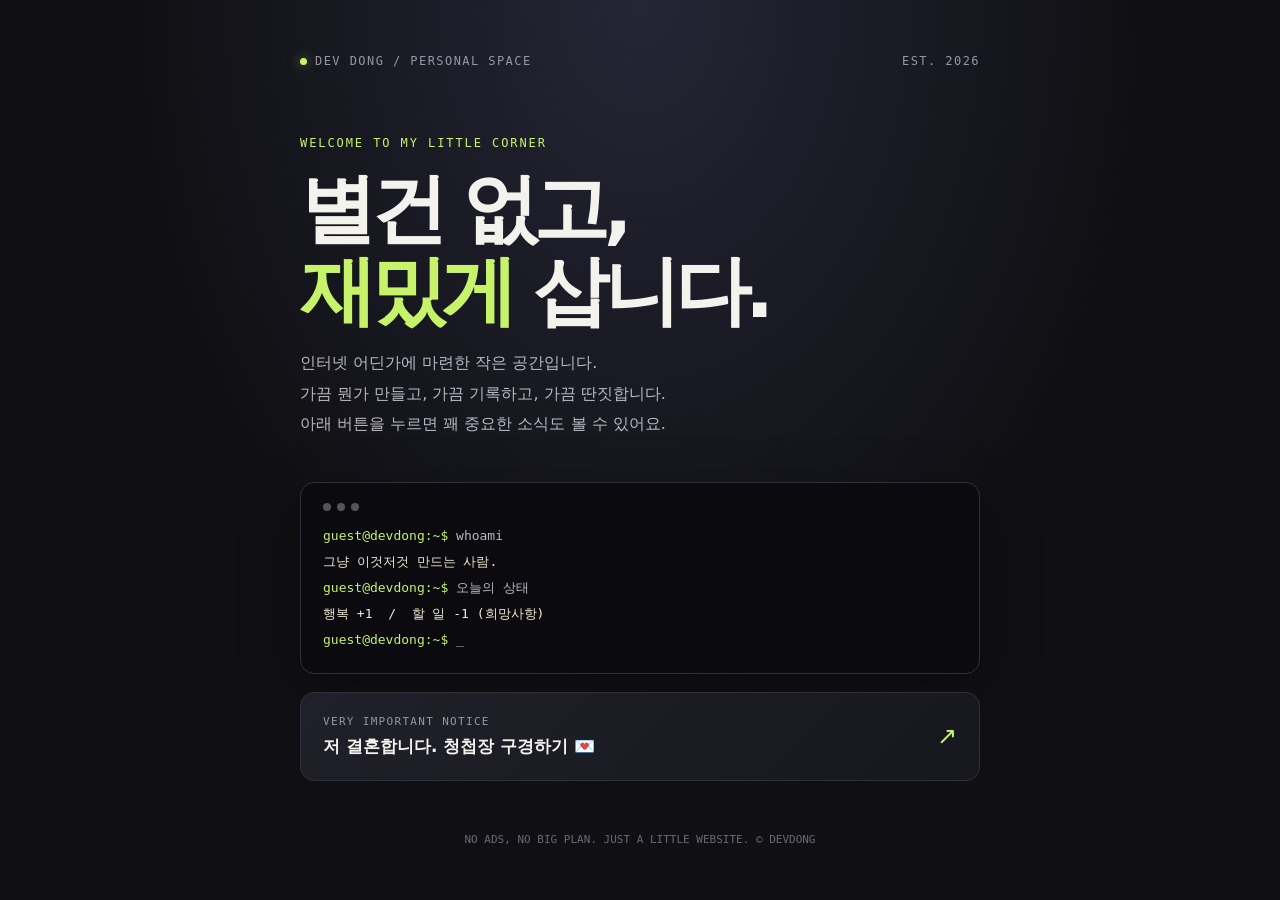
<file: home.html>
<!DOCTYPE html>
<html lang="ko">
<head>
  <meta charset="UTF-8">
  <meta name="viewport" content="width=device-width, initial-scale=1">
  <meta name="theme-color" content="#101014">
  <meta name="description" content="동현의 작은 인터넷 구석. 별건 없지만 가끔 재밌는 일이 생깁니다.">
  <title>devdong — 인터넷 구석</title>
  <style>
    :root { color-scheme: dark; --bg:#101014; --panel:#191920; --line:#30303b; --muted:#9696a7; --text:#f4f2ed; --lime:#c7f36b; }
    * { box-sizing:border-box; }
    body { margin:0; min-height:100vh; display:grid; place-items:center; padding:28px 18px; color:var(--text); background:radial-gradient(ellipse at 50% 0%, #252536 0, var(--bg) 55%); font-family:ui-sans-serif,system-ui,-apple-system,"Noto Sans KR",sans-serif; }
    main { width:min(100%,680px); }
    .top { display:flex; justify-content:space-between; align-items:center; color:var(--muted); font:12px ui-monospace,monospace; letter-spacing:.12em; text-transform:uppercase; }
    .dot { display:inline-block;width:7px;height:7px;border-radius:50%;background:var(--lime);margin-right:8px;box-shadow:0 0 12px #c7f36b88; }
    .hero { margin-top:68px; }
    .eyebrow { color:var(--lime); font:12px ui-monospace,monospace; letter-spacing:.16em; }
    h1 { margin:18px 0 14px; font-size:clamp(42px,9vw,76px); line-height:1.08; letter-spacing:-.07em; }
    h1 span { color:var(--lime); }
    .intro { color:#b8b8c4; font-size:16px; line-height:1.9; word-break:keep-all; }
    .terminal { margin-top:42px; padding:20px 22px; background:#0b0b0f; border:1px solid var(--line); border-radius:14px; box-shadow:0 18px 60px #0005; font:13px/2 ui-monospace,SFMono-Regular,Consolas,monospace; color:#b7b7c5; }
    .terminal-head { display:flex; gap:6px; margin-bottom:12px; }
    .terminal-head i { width:8px;height:8px;border-radius:50%;background:#555; }
    .prompt { color:var(--lime); }
    .answer { color:#f1e8d5; }
    .card { display:flex; align-items:center; justify-content:space-between; gap:20px; margin-top:18px; padding:22px; border:1px solid var(--line); border-radius:14px; background:linear-gradient(135deg,#20202a,#17171e); text-decoration:none; color:inherit; transition:transform .2s,border-color .2s; }
    .card:hover { transform:translateY(-3px); border-color:var(--lime); }
    .card small { display:block; margin-bottom:7px; color:var(--muted); font:11px ui-monospace,monospace; letter-spacing:.12em; }
    .card strong { font-size:17px; }
    .arrow { color:var(--lime); font-size:24px; }
    footer { margin-top:52px; color:#696977; font:11px ui-monospace,monospace; text-align:center; }
    @media(max-width:480px) { .hero{margin-top:54px}.terminal{font-size:11px;padding:17px}.card{padding:18px} }
  </style>
</head>
<body>
  <main>
    <div class="top"><span><b class="dot"></b>DEV DONG / PERSONAL SPACE</span><span>EST. 2026</span></div>
    <section class="hero">
      <div class="eyebrow">WELCOME TO MY LITTLE CORNER</div>
      <h1>별건 없고,<br><span>재밌게</span> 삽니다.</h1>
      <p class="intro">인터넷 어딘가에 마련한 작은 공간입니다.<br>가끔 뭔가 만들고, 가끔 기록하고, 가끔 딴짓합니다.<br>아래 버튼을 누르면 꽤 중요한 소식도 볼 수 있어요.</p>
    </section>
    <section class="terminal" aria-label="터미널 메시지">
      <div class="terminal-head"><i></i><i></i><i></i></div>
      <div><span class="prompt">guest@devdong:~$</span> whoami</div>
      <div class="answer">그냥 이것저것 만드는 사람.</div>
      <div><span class="prompt">guest@devdong:~$</span> 오늘의 상태</div>
      <div class="answer">행복 +1&nbsp; /&nbsp; 할 일 -1 (희망사항)</div>
      <div><span class="prompt">guest@devdong:~$</span> _</div>
    </section>
    <a class="card" href="/wedding/">
      <span><small>VERY IMPORTANT NOTICE</small><strong>저 결혼합니다. 청첩장 구경하기 💌</strong></span>
      <span class="arrow">↗</span>
    </a>
    <footer>NO ADS, NO BIG PLAN. JUST A LITTLE WEBSITE. © DEVDONG</footer>
  </main>
</body>
</html>
</file>
